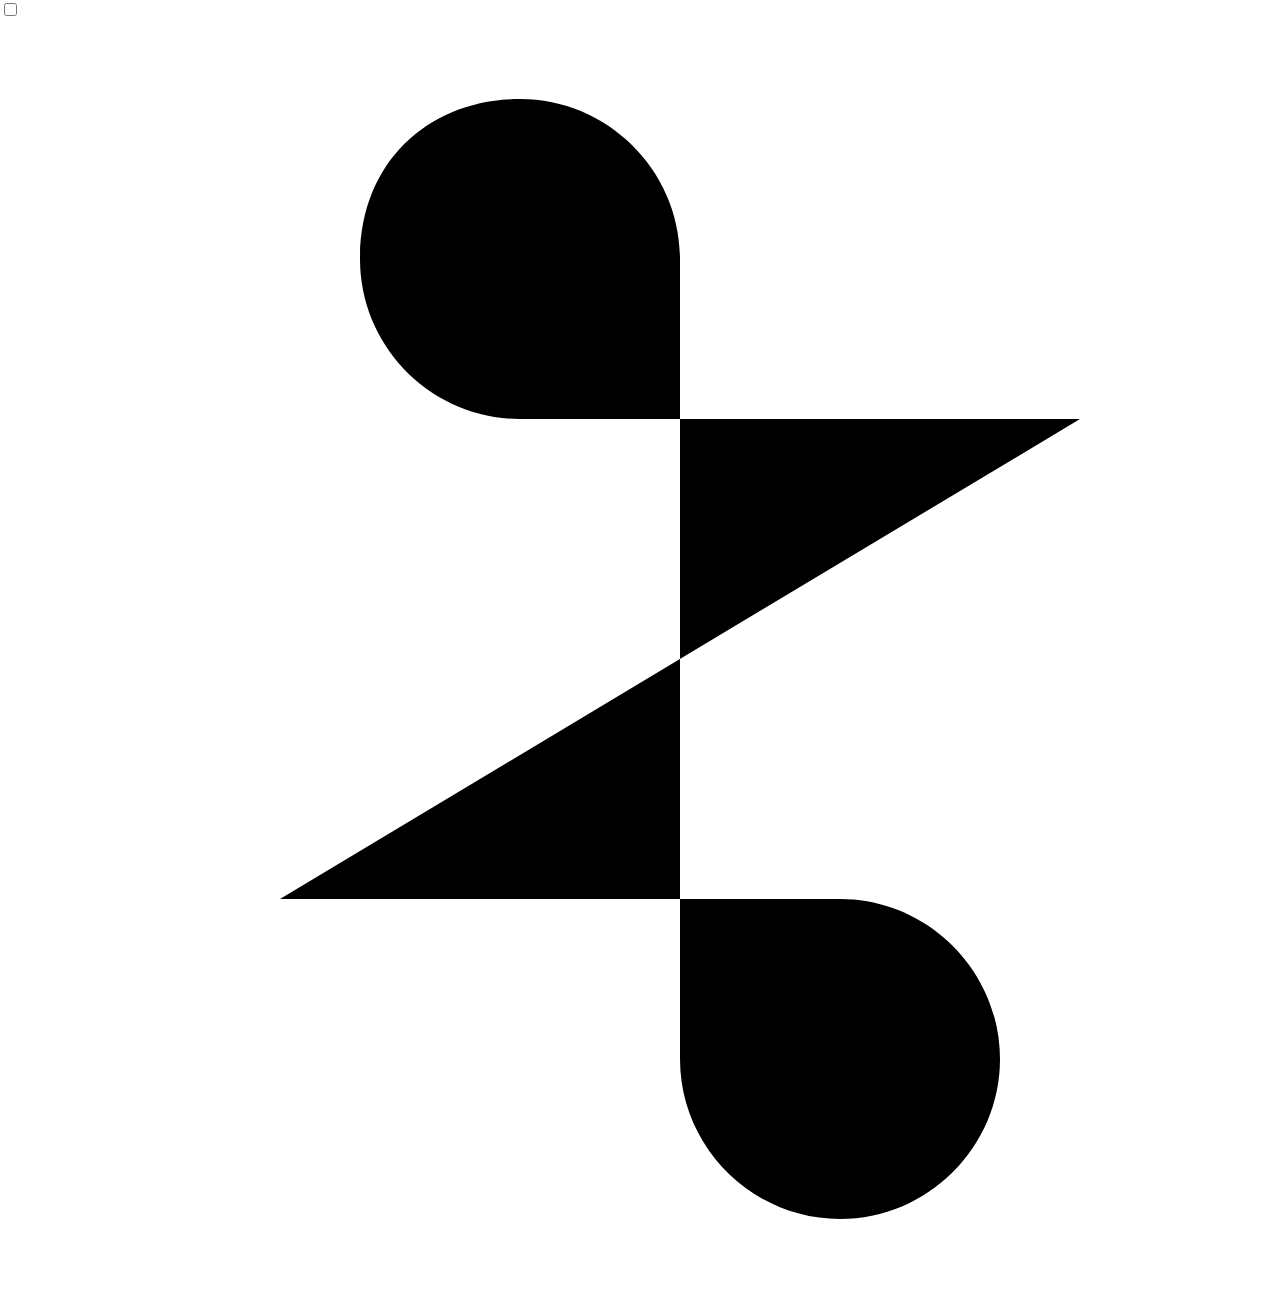
<file: service.html>
<!DOCTYPE html>
<html lang="en">
<head>
    <link rel="stylesheet" href="scss5/service.css">
    <meta charset="UTF-8">
    <meta name="viewport" content="width=device-width, initial-scale=1.0">
    <title>Document</title>
</head>
<body>
    <label class="hamburger">
        <input type="checkbox">
        <svg viewBox="0 0 32 32">
          <path class="line line-top-bottom" d="M27 10 13 10C10.8 10 9 8.2 9 6 9 3.5 10.8 2 13 2 15.2 2 17 3.8 17 6L17 26C17 28.2 18.8 30 21 30 23.2 30 25 28.2 25 26 25 23.8 23.2 22 21 22L7 22"></path>
          <path class="line" d="M7 16 27 16"></path>
        </svg>
      </label>
</body>
</html>
</file>
<file: scss5/service.css>
/* http://meyerweb.com/eric/tools/css/reset/ 
   v2.0 | 20110126
   License: none (public domain)
*/
html, body, div, span, applet, object, iframe,
h1, h2, h3, h4, h5, h6, p, blockquote, pre,
a, abbr, acronym, address, big, cite, code,
del, dfn, em, img, ins, kbd, q, s, samp,
small, strike, strong, sub, sup, tt, var,
b, u, i, center,
dl, dt, dd, ol, ul, li,
fieldset, form, label, legend,
table, caption, tbody, tfoot, thead, tr, th, td,
article, aside, canvas, details, embed,
figure, figcaption, footer, header, hgroup,
menu, nav, output, ruby, section, summary,
time, mark, audio, video {
  margin: 0;
  padding: 0;
  border: 0;
  font-size: 100%;
  font: inherit;
  vertical-align: baseline;
}

/* HTML5 display-role reset for older browsers */
article, aside, details, figcaption, figure,
footer, header, hgroup, menu, nav, section {
  display: block;
}

body {
  line-height: 1;
}

ol, ul {
  list-style: none;
}

blockquote, q {
  quotes: none;
}

blockquote:before, blockquote:after,
q:before, q:after {
  content: "";
  content: none;
}

table {
  border-collapse: collapse;
  border-spacing: 0;
}/*# sourceMappingURL=service.css.map */
</file>
